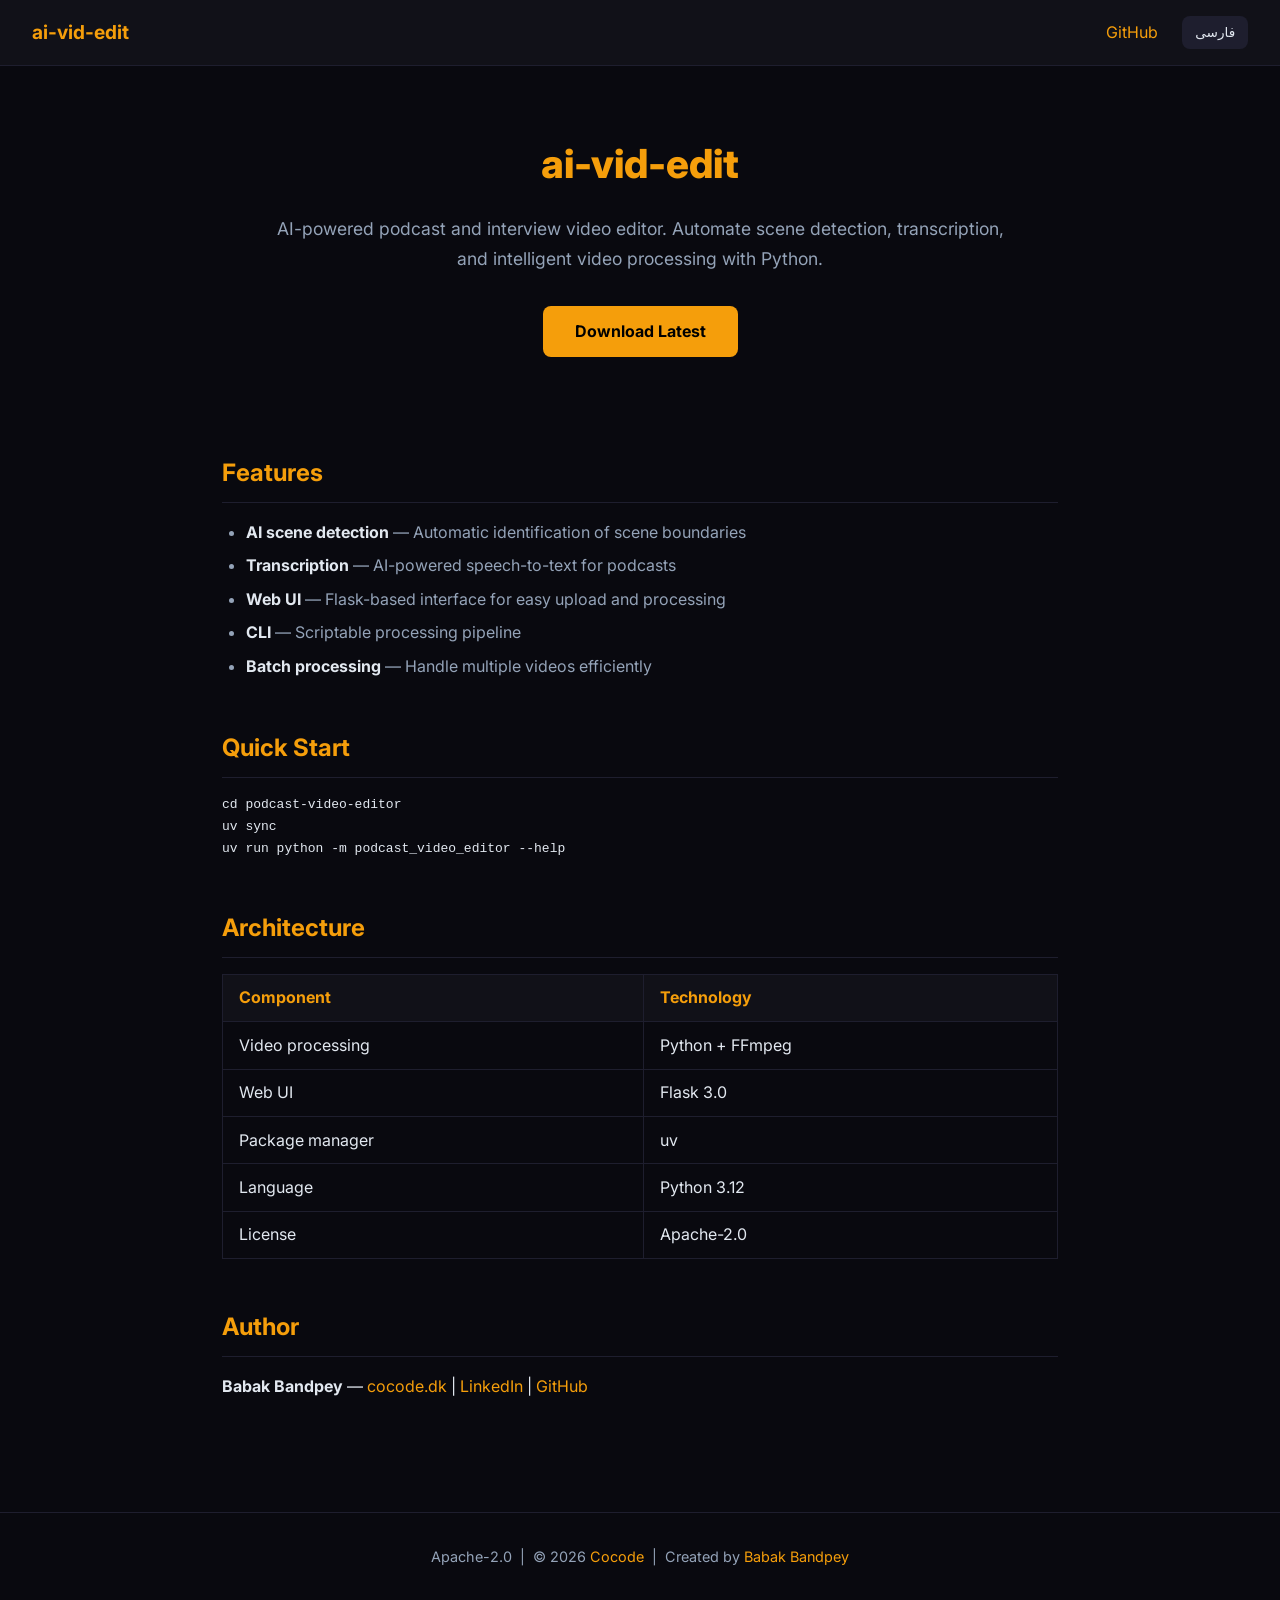
<file: website/index.html>
<!DOCTYPE html>
<html lang="en">
<head>
  <meta charset="UTF-8" />
  <meta name="viewport" content="width=device-width, initial-scale=1.0" />
  <title>ai-vid-edit — AI-Powered Podcast Video Editor</title>
  <meta name="description" content="ai-vid-edit is a free, open-source Python tool for AI-powered podcast and interview video editing with automatic scene detection, transcription, and intelligent processing." />
  <meta name="robots" content="index, follow" />
  <link rel="canonical" href="https://cocodedk.github.io/ai-vid-edit/" />
  <meta property="og:type" content="website" />
  <meta property="og:title" content="ai-vid-edit — AI Podcast Video Editor" />
  <meta property="og:description" content="AI-powered video editing for podcasts and interviews. Scene detection, transcription, Python-based." />
  <meta property="og:url" content="https://cocodedk.github.io/ai-vid-edit/" />
  <meta property="og:locale" content="en_US" />
  <meta name="twitter:card" content="summary_large_image" />
  <link rel="alternate" hreflang="en" href="https://cocodedk.github.io/ai-vid-edit/" />
  <link rel="alternate" hreflang="fa" href="https://cocodedk.github.io/ai-vid-edit/fa/" />
  <link rel="alternate" hreflang="x-default" href="https://cocodedk.github.io/ai-vid-edit/" />
  <link rel="icon" type="image/svg+xml" href="favicon.svg" />
  <link rel="stylesheet" href="styles.css" />
  <link href="https://fonts.googleapis.com/css2?family=Inter:wght@400;600;700;800&display=swap" rel="stylesheet" />
  <script type="application/ld+json">
  {
    "@context": "https://schema.org",
    "@type": "SoftwareApplication",
    "name": "ai-vid-edit",
    "description": "AI-powered Python tool for editing podcast and interview videos with scene detection, transcription, and intelligent processing.",
    "url": "https://cocodedk.github.io/ai-vid-edit/",
    "downloadUrl": "https://github.com/cocodedk/ai-vid-edit/releases/latest/download/ai-vid-edit.zip",
    "applicationCategory": "BusinessApplication",
    "operatingSystem": "Linux, macOS, Windows",
    "offers": { "@type": "Offer", "price": "0", "priceCurrency": "USD" },
    "author": {
      "@type": "Person",
      "name": "Babak Bandpey",
      "url": "https://cocode.dk",
      "sameAs": ["https://linkedin.com/in/babakbandpey", "https://github.com/cocodedk"]
    },
    "codeRepository": "https://github.com/cocodedk/ai-vid-edit"
  }
  </script>
</head>
<body>
  <header>
    <span class="logo">ai-vid-edit</span>
    <nav>
      <a href="https://github.com/cocodedk/ai-vid-edit" target="_blank" rel="noreferrer">GitHub</a>
      <a href="fa/" class="lang-switch">فارسی</a>
    </nav>
  </header>

  <div class="hero">
    <h1>ai-vid-edit</h1>
    <p>AI-powered podcast and interview video editor. Automate scene detection, transcription, and intelligent video processing with Python.</p>
    <a href="https://github.com/cocodedk/ai-vid-edit/releases/latest/download/ai-vid-edit.zip" class="btn">Download Latest</a>
  </div>

  <main>
    <section>
      <h2>Features</h2>
      <ul>
        <li><strong>AI scene detection</strong> — Automatic identification of scene boundaries</li>
        <li><strong>Transcription</strong> — AI-powered speech-to-text for podcasts</li>
        <li><strong>Web UI</strong> — Flask-based interface for easy upload and processing</li>
        <li><strong>CLI</strong> — Scriptable processing pipeline</li>
        <li><strong>Batch processing</strong> — Handle multiple videos efficiently</li>
      </ul>
    </section>

    <section>
      <h2>Quick Start</h2>
      <pre><code>cd podcast-video-editor
uv sync
uv run python -m podcast_video_editor --help</code></pre>
    </section>

    <section>
      <h2>Architecture</h2>
      <table>
        <tr><th>Component</th><th>Technology</th></tr>
        <tr><td>Video processing</td><td>Python + FFmpeg</td></tr>
        <tr><td>Web UI</td><td>Flask 3.0</td></tr>
        <tr><td>Package manager</td><td>uv</td></tr>
        <tr><td>Language</td><td>Python 3.12</td></tr>
        <tr><td>License</td><td>Apache-2.0</td></tr>
      </table>
    </section>

    <section>
      <h2>Author</h2>
      <p><strong>Babak Bandpey</strong> — <a href="https://cocode.dk" target="_blank" rel="noreferrer">cocode.dk</a> | <a href="https://linkedin.com/in/babakbandpey" target="_blank" rel="noreferrer">LinkedIn</a> | <a href="https://github.com/cocodedk" target="_blank" rel="noreferrer">GitHub</a></p>
    </section>
  </main>

  <footer>
    <p>Apache-2.0 &nbsp;|&nbsp; © 2026 <a href="https://cocode.dk" target="_blank" rel="noreferrer">Cocode</a> &nbsp;|&nbsp; Created by <a href="https://linkedin.com/in/babakbandpey" target="_blank" rel="noreferrer">Babak Bandpey</a></p>
  </footer>
</body>
</html>
</file>
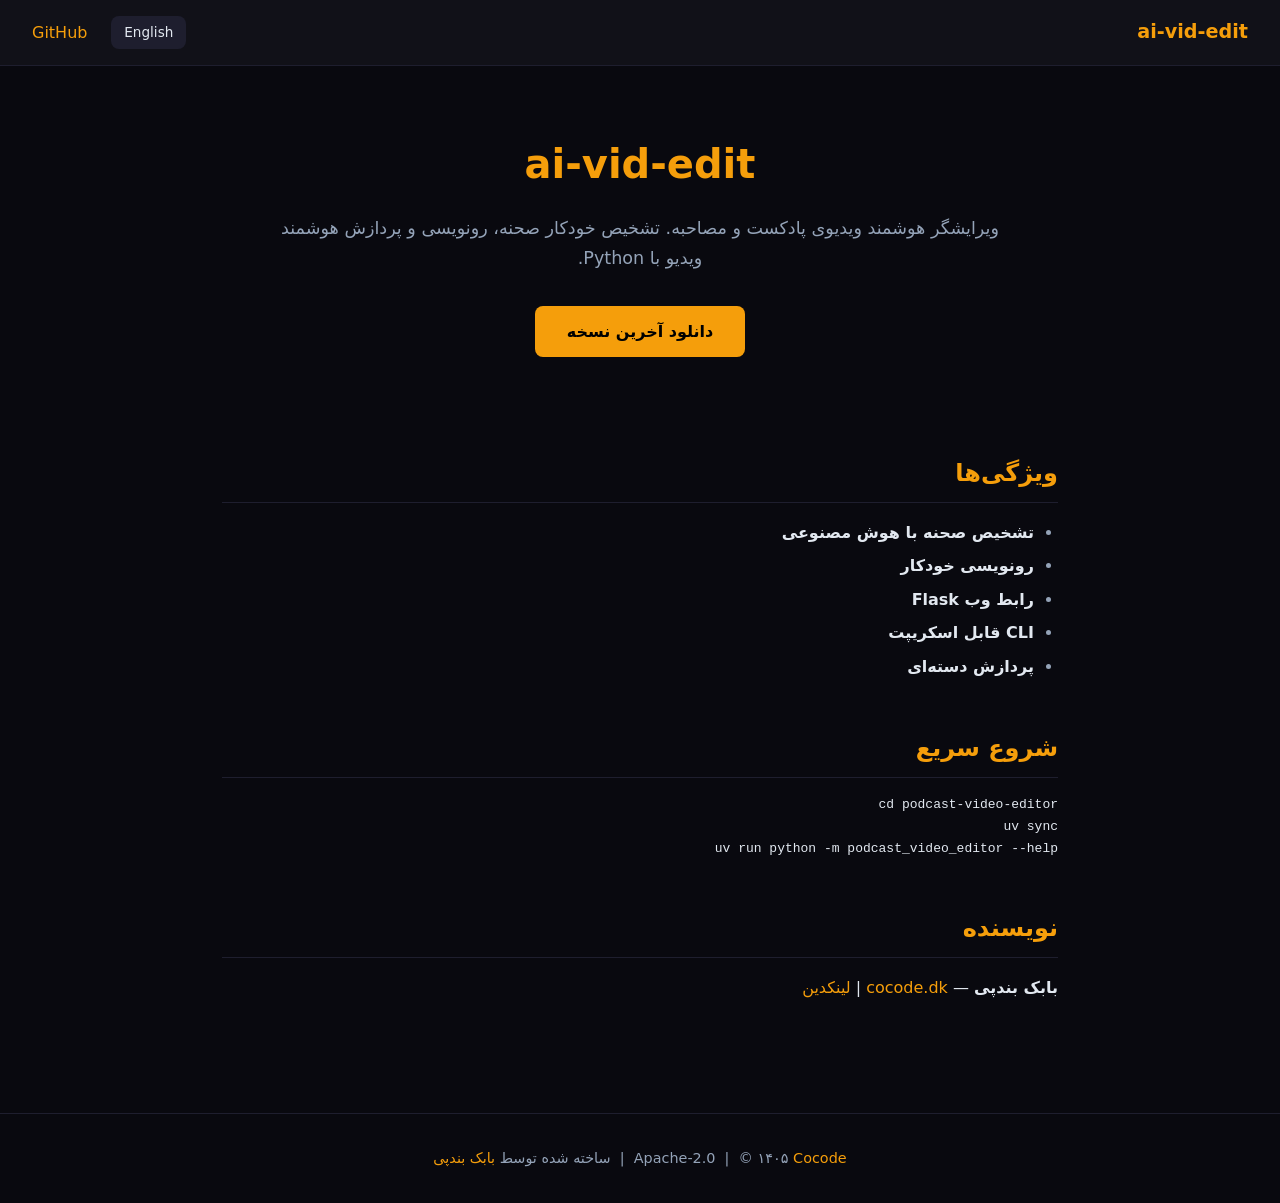
<file: website/fa/index.html>
<!DOCTYPE html>
<html lang="fa" dir="rtl">
<head>
  <meta charset="UTF-8" />
  <meta name="viewport" content="width=device-width, initial-scale=1.0" />
  <title>ai-vid-edit — ویرایشگر هوشمند ویدیوی پادکست</title>
  <meta name="description" content="ابزار رایگان Python برای ویرایش هوشمند ویدیوهای پادکست و مصاحبه با تشخیص خودکار صحنه و رونویسی." />
  <meta name="robots" content="index, follow" />
  <link rel="canonical" href="https://cocodedk.github.io/ai-vid-edit/fa/" />
  <meta property="og:locale" content="fa_IR" />
  <meta property="og:locale:alternate" content="en_US" />
  <meta property="og:url" content="https://cocodedk.github.io/ai-vid-edit/fa/" />
  <link rel="alternate" hreflang="en" href="https://cocodedk.github.io/ai-vid-edit/" />
  <link rel="alternate" hreflang="fa" href="https://cocodedk.github.io/ai-vid-edit/fa/" />
  <link rel="alternate" hreflang="x-default" href="https://cocodedk.github.io/ai-vid-edit/" />
  <link rel="icon" type="image/svg+xml" href="../favicon.svg" />
  <link rel="stylesheet" href="../styles.css" />
  <link href="https://fonts.googleapis.com/css2?family=Vazirmatn:wght@400;600;700;800&display=swap" rel="stylesheet" />
  <script type="application/ld+json">
  {
    "@context": "https://schema.org",
    "@type": "SoftwareApplication",
    "name": "ai-vid-edit",
    "description": "ابزار رایگان Python برای ویرایش هوشمند ویدیوهای پادکست با تشخیص صحنه و رونویسی خودکار.",
    "url": "https://cocodedk.github.io/ai-vid-edit/fa/",
    "inLanguage": "fa",
    "offers": { "@type": "Offer", "price": "0", "priceCurrency": "USD" },
    "author": { "@type": "Person", "name": "بابک بندپی", "url": "https://cocode.dk" },
    "codeRepository": "https://github.com/cocodedk/ai-vid-edit"
  }
  </script>
</head>
<body>
  <header>
    <span class="logo">ai-vid-edit</span>
    <nav>
      <a href="https://github.com/cocodedk/ai-vid-edit" target="_blank" rel="noreferrer">GitHub</a>
      <a href="../" class="lang-switch">English</a>
    </nav>
  </header>

  <div class="hero">
    <h1>ai-vid-edit</h1>
    <p>ویرایشگر هوشمند ویدیوی پادکست و مصاحبه. تشخیص خودکار صحنه، رونویسی و پردازش هوشمند ویدیو با Python.</p>
    <a href="https://github.com/cocodedk/ai-vid-edit/releases/latest/download/ai-vid-edit.zip" class="btn">دانلود آخرین نسخه</a>
  </div>

  <main>
    <section>
      <h2>ویژگی‌ها</h2>
      <ul>
        <li><strong>تشخیص صحنه با هوش مصنوعی</strong></li>
        <li><strong>رونویسی خودکار</strong></li>
        <li><strong>رابط وب Flask</strong></li>
        <li><strong>CLI قابل اسکریپت</strong></li>
        <li><strong>پردازش دسته‌ای</strong></li>
      </ul>
    </section>

    <section>
      <h2>شروع سریع</h2>
      <pre><code>cd podcast-video-editor
uv sync
uv run python -m podcast_video_editor --help</code></pre>
    </section>

    <section>
      <h2>نویسنده</h2>
      <p><strong>بابک بندپی</strong> — <a href="https://cocode.dk" target="_blank" rel="noreferrer">cocode.dk</a> | <a href="https://linkedin.com/in/babakbandpey" target="_blank" rel="noreferrer">لینکدین</a></p>
    </section>
  </main>

  <footer>
    <p>Apache-2.0 &nbsp;|&nbsp; © ۱۴۰۵ <a href="https://cocode.dk" target="_blank" rel="noreferrer">Cocode</a> &nbsp;|&nbsp; ساخته شده توسط <a href="https://linkedin.com/in/babakbandpey" target="_blank" rel="noreferrer">بابک بندپی</a></p>
  </footer>
</body>
</html>
</file>
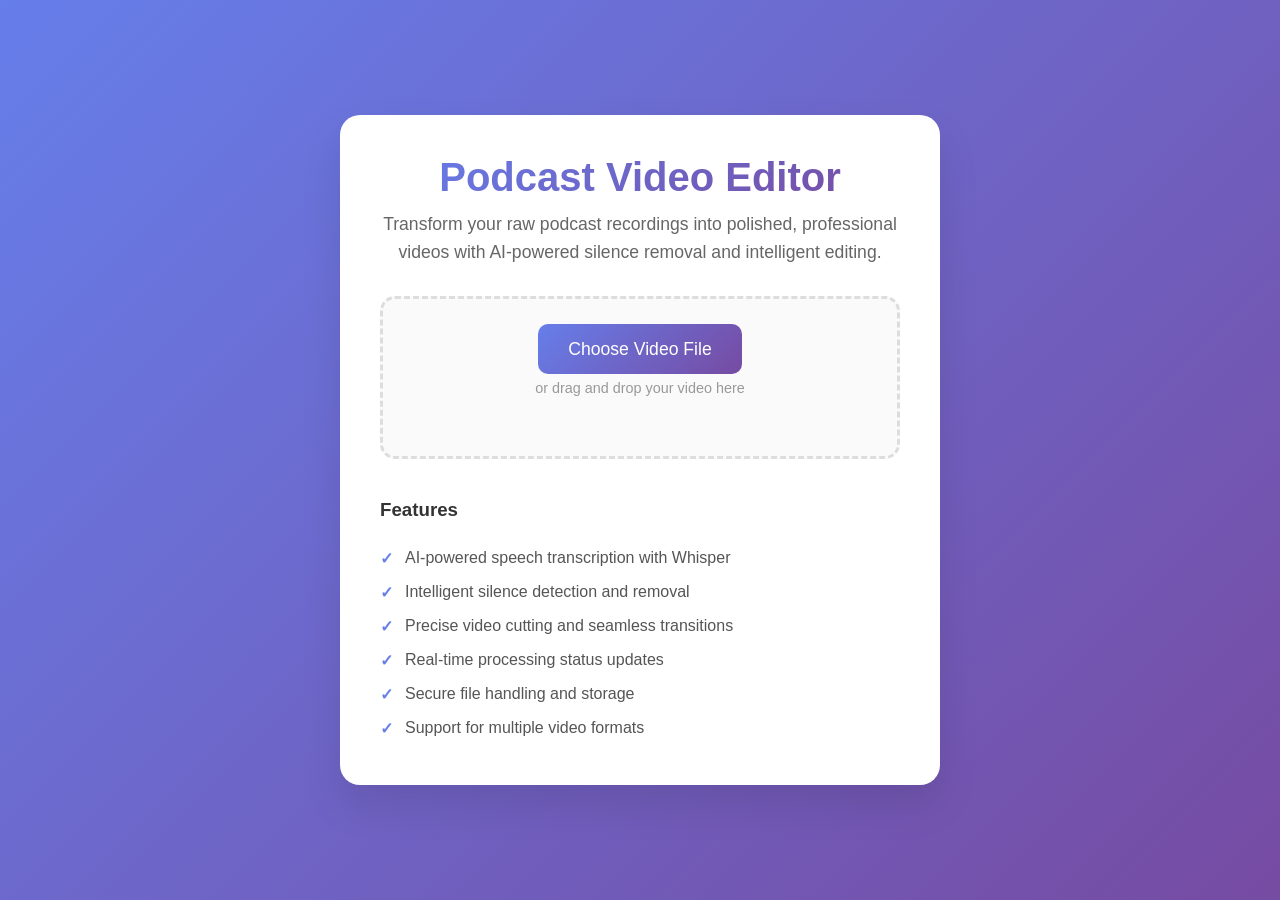
<file: podcast-video-editor/src/podcast_video_editor/templates/index.html>
<!DOCTYPE html>
<html lang="en">
<head>
    <meta charset="UTF-8">
    <meta name="viewport" content="width=device-width, initial-scale=1.0">
    <title>Podcast Video Editor</title>
    <style>
        * {
            margin: 0;
            padding: 0;
            box-sizing: border-box;
        }

        body {
            font-family: -apple-system, BlinkMacSystemFont, 'Segoe UI', Roboto, sans-serif;
            background: linear-gradient(135deg, #667eea 0%, #764ba2 100%);
            min-height: 100vh;
            display: flex;
            align-items: center;
            justify-content: center;
            padding: 20px;
        }

        .container {
            background: white;
            border-radius: 20px;
            box-shadow: 0 20px 40px rgba(0,0,0,0.1);
            padding: 40px;
            max-width: 600px;
            width: 100%;
            text-align: center;
        }

        .header {
            margin-bottom: 30px;
        }

        .header h1 {
            color: #333;
            font-size: 2.5em;
            margin-bottom: 10px;
            background: linear-gradient(135deg, #667eea, #764ba2);
            -webkit-background-clip: text;
            -webkit-text-fill-color: transparent;
            background-clip: text;
        }

        .header p {
            color: #666;
            font-size: 1.1em;
            line-height: 1.6;
        }

        .upload-area {
            border: 3px dashed #ddd;
            border-radius: 15px;
            padding: 40px;
            margin: 30px 0;
            transition: all 0.3s ease;
            background: #fafafa;
        }

        .upload-area:hover,
        .upload-area.dragover {
            border-color: #667eea;
            background: #f0f4ff;
        }

        .upload-input {
            display: none;
        }

        .upload-button {
            background: linear-gradient(135deg, #667eea, #764ba2);
            color: white;
            border: none;
            padding: 15px 30px;
            border-radius: 10px;
            font-size: 1.1em;
            cursor: pointer;
            transition: transform 0.2s ease;
        }

        .upload-button:hover {
            transform: translateY(-2px);
        }

        .or {
            margin: 20px 0;
            color: #999;
            font-size: 0.9em;
        }

        .file-info {
            margin-top: 20px;
            padding: 15px;
            background: #f8f9fa;
            border-radius: 10px;
            display: none;
        }

        .file-name {
            font-weight: bold;
            color: #333;
            margin-bottom: 10px;
        }

        .file-size {
            color: #666;
            font-size: 0.9em;
        }

        .progress-container {
            display: none;
            margin-top: 20px;
        }

        .progress-bar {
            width: 100%;
            height: 20px;
            background: #eee;
            border-radius: 10px;
            overflow: hidden;
            margin-bottom: 10px;
        }

        .progress-fill {
            height: 100%;
            background: linear-gradient(135deg, #667eea, #764ba2);
            width: 0%;
            transition: width 0.3s ease;
            border-radius: 10px;
        }

        .progress-text {
            color: #666;
            font-size: 0.9em;
        }

        .results {
            display: none;
            margin-top: 30px;
            padding: 20px;
            background: #f8f9fa;
            border-radius: 10px;
            text-align: left;
        }

        .results h3 {
            color: #333;
            margin-bottom: 15px;
        }

        .results-grid {
            display: grid;
            grid-template-columns: 1fr 1fr;
            gap: 15px;
            margin-bottom: 20px;
        }

        .result-item {
            background: white;
            padding: 15px;
            border-radius: 8px;
            box-shadow: 0 2px 10px rgba(0,0,0,0.1);
        }

        .result-label {
            font-size: 0.8em;
            color: #666;
            text-transform: uppercase;
            letter-spacing: 0.5px;
            margin-bottom: 5px;
        }

        .result-value {
            font-size: 1.5em;
            font-weight: bold;
            color: #333;
        }

        .download-btn {
            background: linear-gradient(135deg, #28a745, #20c997);
            color: white;
            border: none;
            padding: 12px 30px;
            border-radius: 8px;
            font-size: 1em;
            cursor: pointer;
            width: 100%;
            transition: transform 0.2s ease;
        }

        .download-btn:hover {
            transform: translateY(-1px);
        }

        .error {
            color: #dc3545;
            background: #f8d7da;
            border: 1px solid #f5c6cb;
            border-radius: 8px;
            padding: 15px;
            margin-top: 20px;
        }

        .success {
            color: #155724;
            background: #d4edda;
            border: 1px solid #c3e6cb;
            border-radius: 8px;
            padding: 15px;
            margin-top: 20px;
        }

        .features {
            margin-top: 40px;
            text-align: left;
        }

        .features h3 {
            color: #333;
            margin-bottom: 20px;
        }

        .features ul {
            list-style: none;
            padding: 0;
        }

        .features li {
            padding: 8px 0;
            color: #555;
            position: relative;
            padding-left: 25px;
        }

        .features li:before {
            content: "✓";
            position: absolute;
            left: 0;
            color: #667eea;
            font-weight: bold;
        }
    </style>
</head>
<body>
    <div class="container">
        <div class="header">
            <h1>Podcast Video Editor</h1>
            <p>Transform your raw podcast recordings into polished, professional videos with AI-powered silence removal and intelligent editing.</p>
        </div>

        <div class="upload-area" id="uploadArea">
            <input type="file" id="fileInput" class="upload-input" accept="video/*">
            <label for="fileInput" class="upload-button" id="uploadButton">
                Choose Video File
            </label>
            <div class="or">or drag and drop your video here</div>
        </div>

        <div class="file-info" id="fileInfo">
            <div class="file-name" id="fileName"></div>
            <div class="file-size" id="fileSize"></div>
        </div>

        <div class="progress-container" id="progressContainer">
            <div class="progress-bar">
                <div class="progress-fill" id="progressFill"></div>
            </div>
            <div class="progress-text" id="progressText">Processing...</div>
        </div>

        <div class="results" id="results">
            <h3>Processing Results</h3>
            <div class="results-grid">
                <div class="result-item">
                    <div class="result-label">Original Duration</div>
                    <div class="result-value" id="originalDuration">-</div>
                </div>
                <div class="result-item">
                    <div class="result-label">Silence Periods</div>
                    <div class="result-value" id="silencePeriods">-</div>
                </div>
                <div class="result-item">
                    <div class="result-label">Edited Duration</div>
                    <div class="result-value" id="editedDuration">-</div>
                </div>
                <div class="result-item">
                    <div class="result-label">Time Saved</div>
                    <div class="result-value" id="timeSaved">-</div>
                </div>
            </div>
            <button class="download-btn" id="downloadBtn">Download Edited Video</button>
        </div>

        <div class="features">
            <h3>Features</h3>
            <ul>
                <li>AI-powered speech transcription with Whisper</li>
                <li>Intelligent silence detection and removal</li>
                <li>Precise video cutting and seamless transitions</li>
                <li>Real-time processing status updates</li>
                <li>Secure file handling and storage</li>
                <li>Support for multiple video formats</li>
            </ul>
        </div>
    </div>

    <script>
        class PodcastVideoEditor {
            constructor() {
                this.currentJobId = null;
                this.statusCheckInterval = null;
                this.initializeEventListeners();
            }

            initializeEventListeners() {
                const uploadArea = document.getElementById('uploadArea');
                const fileInput = document.getElementById('fileInput');
                const uploadButton = document.getElementById('uploadButton');

                // Drag and drop functionality
                uploadArea.addEventListener('dragover', (e) => {
                    e.preventDefault();
                    uploadArea.classList.add('dragover');
                });

                uploadArea.addEventListener('dragleave', () => {
                    uploadArea.classList.remove('dragover');
                });

                uploadArea.addEventListener('drop', (e) => {
                    e.preventDefault();
                    uploadArea.classList.remove('dragover');
                    const files = e.dataTransfer.files;
                    if (files.length > 0) {
                        this.handleFileSelection(files[0]);
                    }
                });

                // File input change
                fileInput.addEventListener('change', (e) => {
                    if (e.target.files.length > 0) {
                        this.handleFileSelection(e.target.files[0]);
                    }
                });

                // Click to upload
                uploadButton.addEventListener('click', () => {
                    fileInput.click();
                });

                // Download button
                document.getElementById('downloadBtn').addEventListener('click', () => {
                    this.downloadFile();
                });
            }

            handleFileSelection(file) {
                // Validate file type
                const validTypes = ['video/mp4', 'video/avi', 'video/mov', 'video/mkv'];
                if (!validTypes.some(type => file.type.includes(type.split('/')[1]))) {
                    alert('Please select a valid video file (MP4, AVI, MOV, MKV)');
                    return;
                }

                // Validate file size (500MB limit)
                if (file.size > 500 * 1024 * 1024) {
                    alert('File size must be less than 500MB');
                    return;
                }

                // Show file info
                document.getElementById('fileName').textContent = file.name;
                document.getElementById('fileSize').textContent = this.formatFileSize(file.size);
                document.getElementById('fileInfo').style.display = 'block';

                // Upload file
                this.uploadFile(file);
            }

            async uploadFile(file) {
                const formData = new FormData();
                formData.append('file', file);

                try {
                    const response = await fetch('/api/upload', {
                        method: 'POST',
                        body: formData
                    });

                    const result = await response.json();

                    if (response.ok) {
                        this.currentJobId = result.job_id;
                        document.getElementById('progressContainer').style.display = 'block';
                        this.startStatusPolling();
                    } else {
                        alert('Upload failed: ' + result.error);
                    }
                } catch (error) {
                    alert('Upload error: ' + error.message);
                }
            }

            startStatusPolling() {
                if (this.statusCheckInterval) {
                    clearInterval(this.statusCheckInterval);
                }

                this.statusCheckInterval = setInterval(() => {
                    this.checkStatus();
                }, 1000);
            }

            async checkStatus() {
                if (!this.currentJobId) return;

                try {
                    const response = await fetch(`/api/status/${this.currentJobId}`);
                    const status = await response.json();

                    if (response.ok) {
                        this.updateProgress(status);

                        if (status.status === 'completed') {
                            this.showResults(status);
                            clearInterval(this.statusCheckInterval);
                        } else if (status.status === 'error') {
                            this.showError(status.message);
                            clearInterval(this.statusCheckInterval);
                        }
                    }
                } catch (error) {
                    console.error('Status check error:', error);
                }
            }

            updateProgress(status) {
                const progressFill = document.getElementById('progressFill');
                const progressText = document.getElementById('progressText');

                progressFill.style.width = status.progress + '%';
                progressText.textContent = status.message;
            }

            showResults(status) {
                // Hide progress, show results
                document.getElementById('progressContainer').style.display = 'none';
                document.getElementById('results').style.display = 'block';

                // Update results if analysis data is available
                if (status.analysis) {
                    const analysis = status.analysis;
                    document.getElementById('originalDuration').textContent = this.formatDuration(analysis.duration);
                    document.getElementById('silencePeriods').textContent = analysis.silence_periods;
                    document.getElementById('editedDuration').textContent = this.formatDuration(analysis.estimated_output_duration);
                    document.getElementById('timeSaved').textContent = Math.round(analysis.silence_reduction_percent) + '%';
                }
            }

            showError(message) {
                document.getElementById('progressContainer').style.display = 'none';
                const errorDiv = document.createElement('div');
                errorDiv.className = 'error';
                errorDiv.textContent = message;
                document.querySelector('.container').appendChild(errorDiv);
            }

            async downloadFile() {
                if (!this.currentJobId) return;

                try {
                    const response = await fetch(`/api/download/${this.currentJobId}`);
                    if (response.ok) {
                        const blob = await response.blob();
                        const url = window.URL.createObjectURL(blob);
                        const a = document.createElement('a');
                        a.href = url;
                        a.download = `edited_${document.getElementById('fileName').textContent}`;
                        document.body.appendChild(a);
                        a.click();
                        window.URL.revokeObjectURL(url);
                        document.body.removeChild(a);
                    } else {
                        const error = await response.json();
                        alert('Download failed: ' + error.error);
                    }
                } catch (error) {
                    alert('Download error: ' + error.message);
                }
            }

            formatFileSize(bytes) {
                if (bytes === 0) return '0 Bytes';
                const k = 1024;
                const sizes = ['Bytes', 'KB', 'MB', 'GB'];
                const i = Math.floor(Math.log(bytes) / Math.log(k));
                return parseFloat((bytes / Math.pow(k, i)).toFixed(2)) + ' ' + sizes[i];
            }

            formatDuration(seconds) {
                const hours = Math.floor(seconds / 3600);
                const minutes = Math.floor((seconds % 3600) / 60);
                const secs = Math.floor(seconds % 60);

                if (hours > 0) {
                    return `${hours}:${minutes.toString().padStart(2, '0')}:${secs.toString().padStart(2, '0')}`;
                } else {
                    return `${minutes}:${secs.toString().padStart(2, '0')}`;
                }
            }
        }

        // Initialize the app when the page loads
        document.addEventListener('DOMContentLoaded', () => {
            new PodcastVideoEditor();
        });
    </script>
</body>
</html>
</file>
<file: website/styles.css>
:root { --bg: #09090f; --surface: #111118; --border: #1e1e2e; --accent: #f59e0b; --accent-hover: #d97706; --text: #e2e8f0; --muted: #94a3b8; --radius: 8px; }
*, *::before, *::after { box-sizing: border-box; margin: 0; padding: 0; }
body { background: var(--bg); color: var(--text); font-family: 'Inter', system-ui, sans-serif; line-height: 1.7; min-height: 100vh; }
a { color: var(--accent); text-decoration: none; }
a:hover { color: var(--accent-hover); text-decoration: underline; }
header { background: var(--surface); border-bottom: 1px solid var(--border); padding: 1rem 2rem; display: flex; align-items: center; justify-content: space-between; }
header .logo { font-size: 1.2rem; font-weight: 700; color: var(--accent); }
nav { display: flex; gap: 1.5rem; align-items: center; }
.lang-switch { background: var(--border); color: var(--text); padding: 0.3rem 0.8rem; border-radius: var(--radius); font-size: 0.85rem; }
.lang-switch:hover { background: var(--accent); color: #000; text-decoration: none; }
.hero { text-align: center; padding: 4rem 2rem 3rem; max-width: 800px; margin: 0 auto; }
.hero h1 { font-size: 2.5rem; font-weight: 800; color: var(--accent); margin-bottom: 1rem; }
.hero p { font-size: 1.1rem; color: var(--muted); margin-bottom: 2rem; }
.btn { display: inline-block; background: var(--accent); color: #000; font-weight: 700; padding: 0.75rem 2rem; border-radius: var(--radius); font-size: 1rem; }
.btn:hover { background: var(--accent-hover); color: #000; text-decoration: none; }
main { max-width: 900px; margin: 0 auto; padding: 0 2rem 4rem; }
section { margin: 3rem 0; }
section h2 { font-size: 1.5rem; color: var(--accent); margin-bottom: 1rem; border-bottom: 1px solid var(--border); padding-bottom: 0.5rem; }
ul { padding-left: 1.5rem; }
li { margin-bottom: 0.4rem; color: var(--muted); }
li strong { color: var(--text); }
table { width: 100%; border-collapse: collapse; }
th, td { padding: 0.6rem 1rem; border: 1px solid var(--border); text-align: left; }
th { background: var(--surface); color: var(--accent); }
footer { text-align: center; padding: 2rem; color: var(--muted); border-top: 1px solid var(--border); font-size: 0.9rem; }
[dir="rtl"] { font-family: 'Vazirmatn', system-ui, sans-serif; text-align: right; }
[dir="rtl"] ul { padding-right: 1.5rem; padding-left: 0; }
[dir="rtl"] nav { flex-direction: row-reverse; }
</file>
